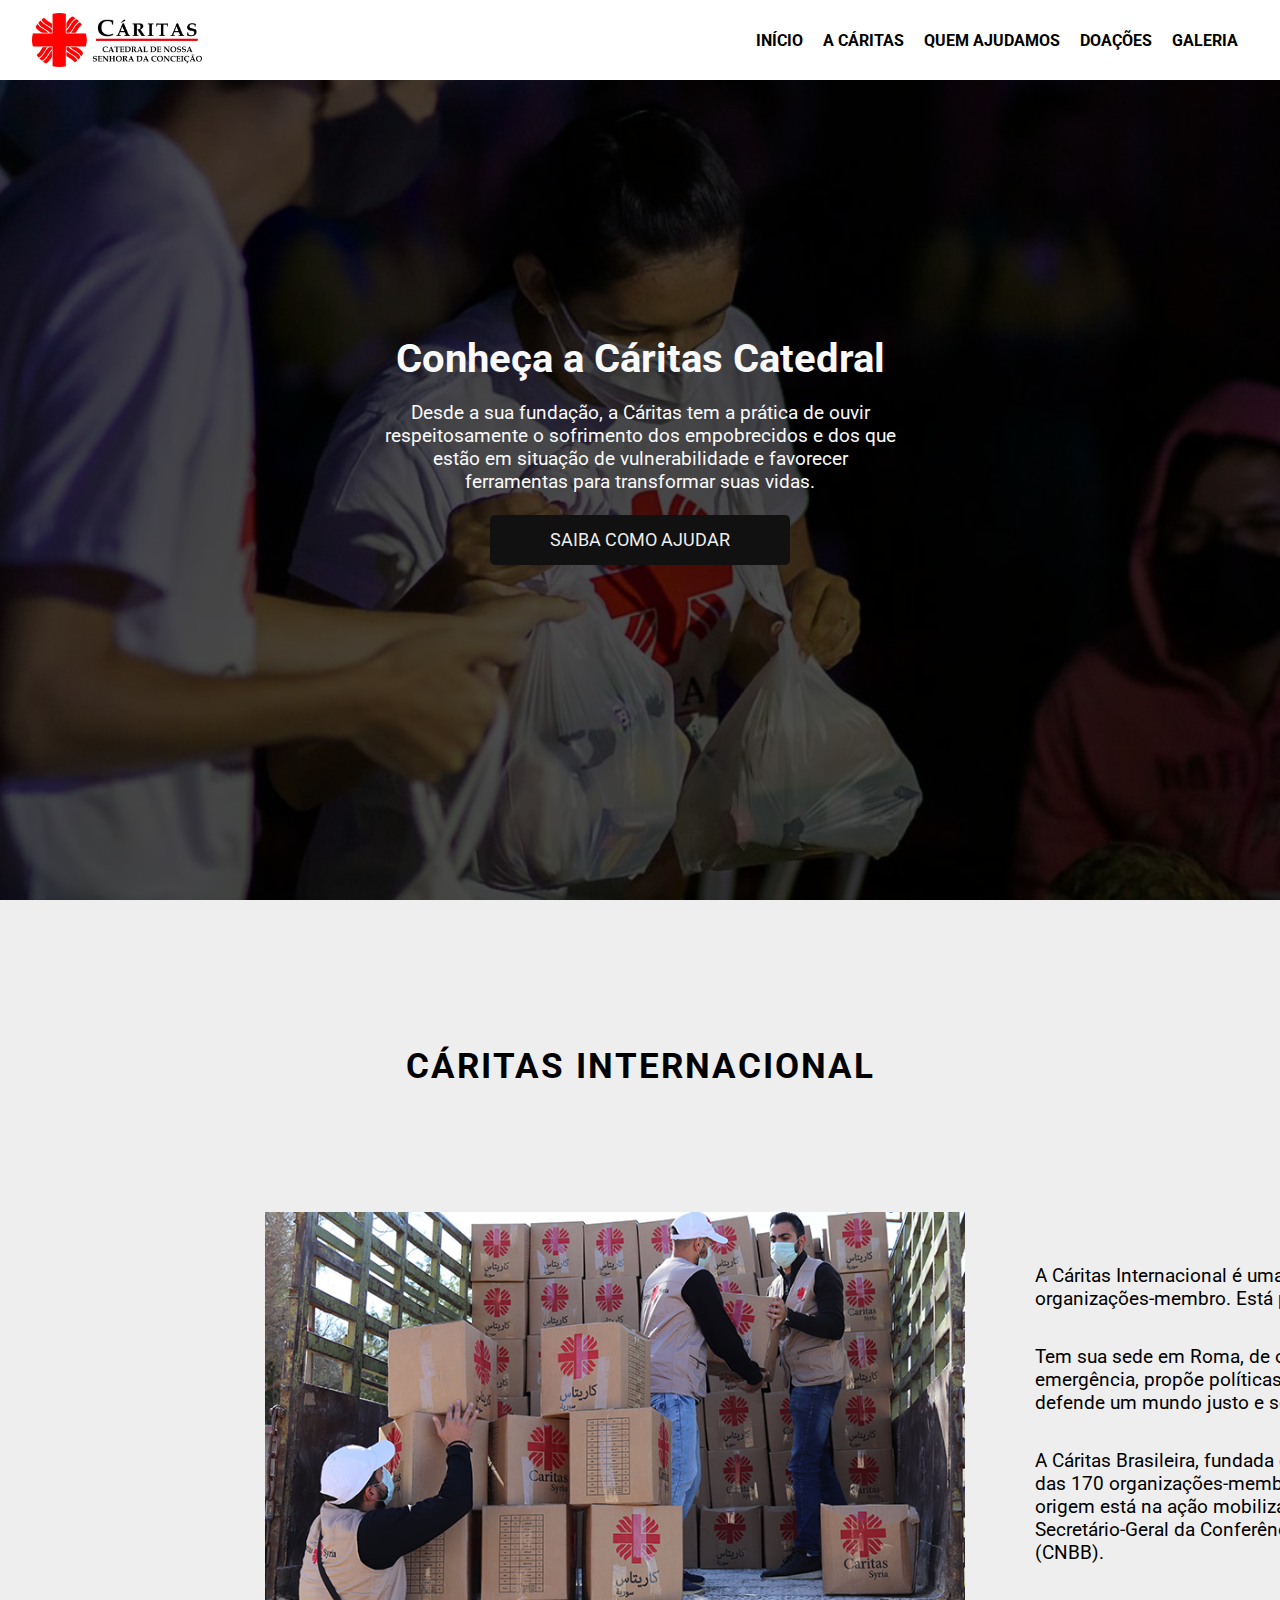
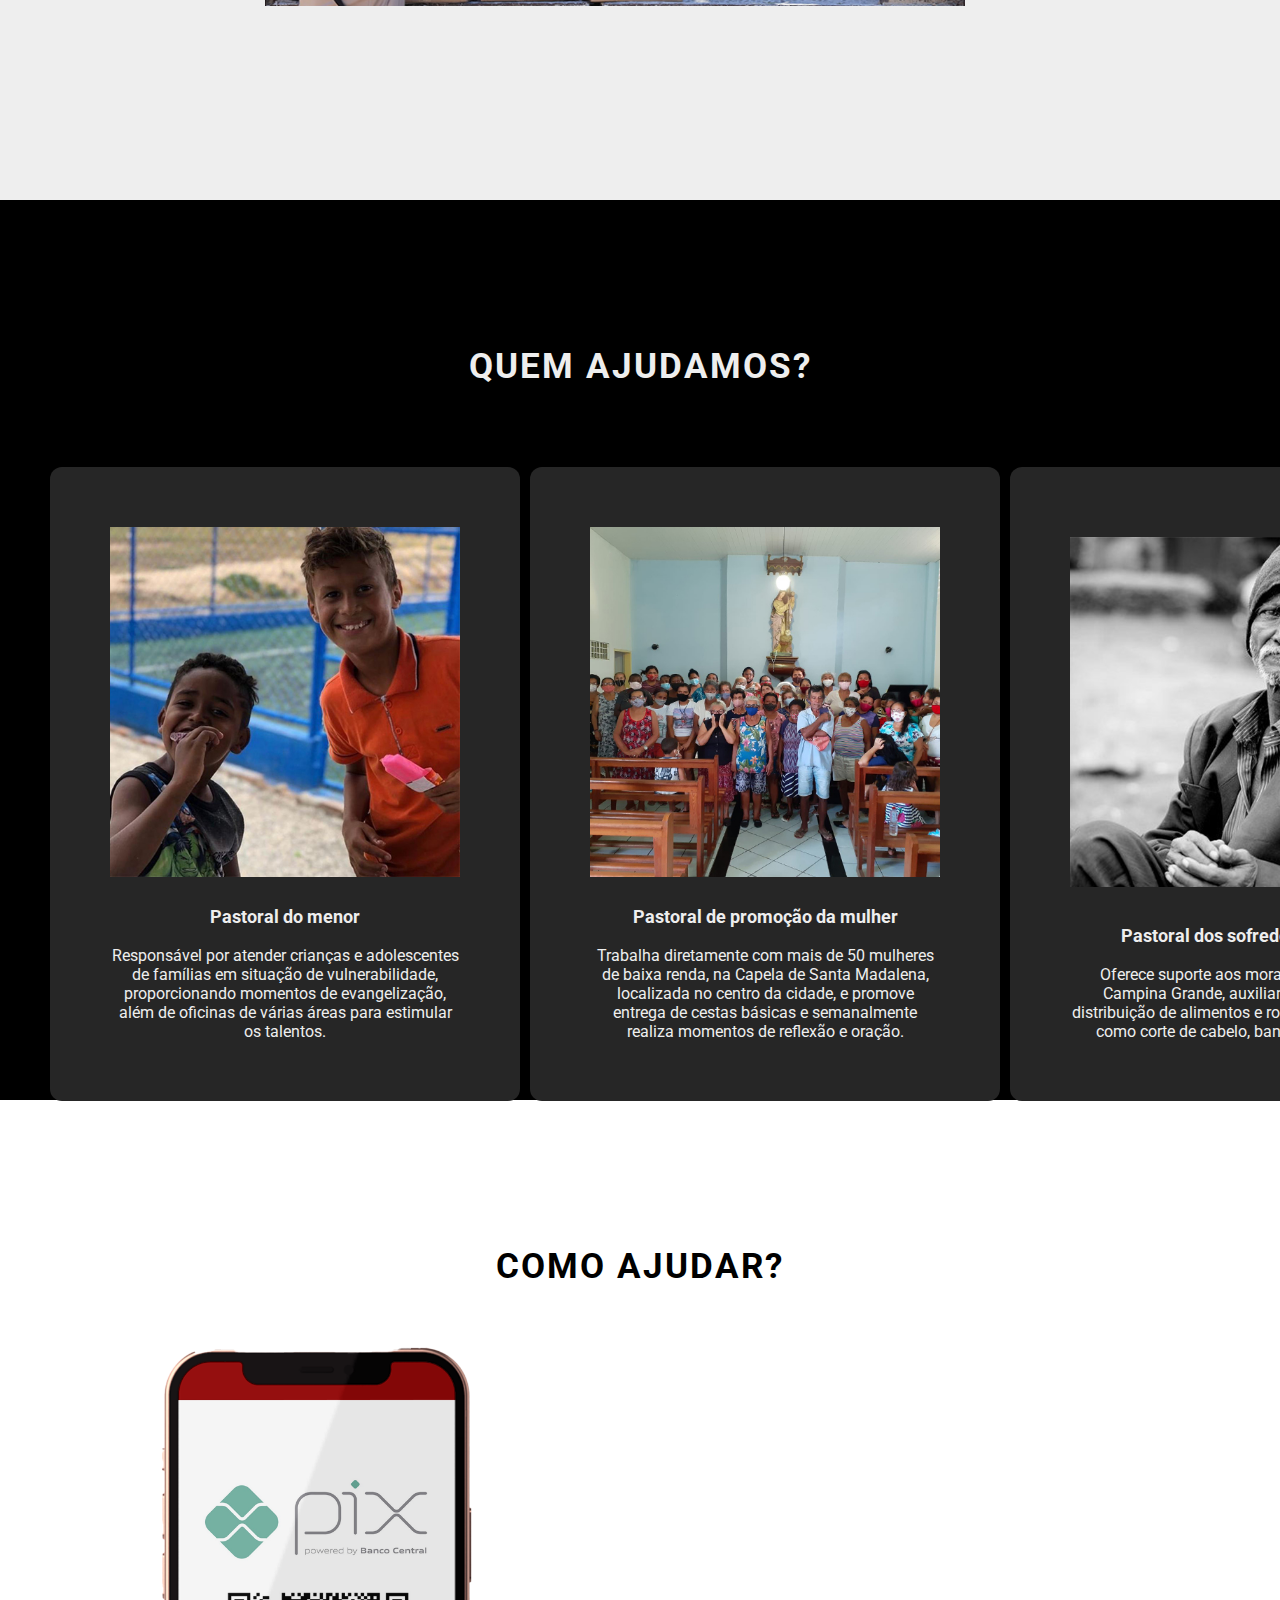
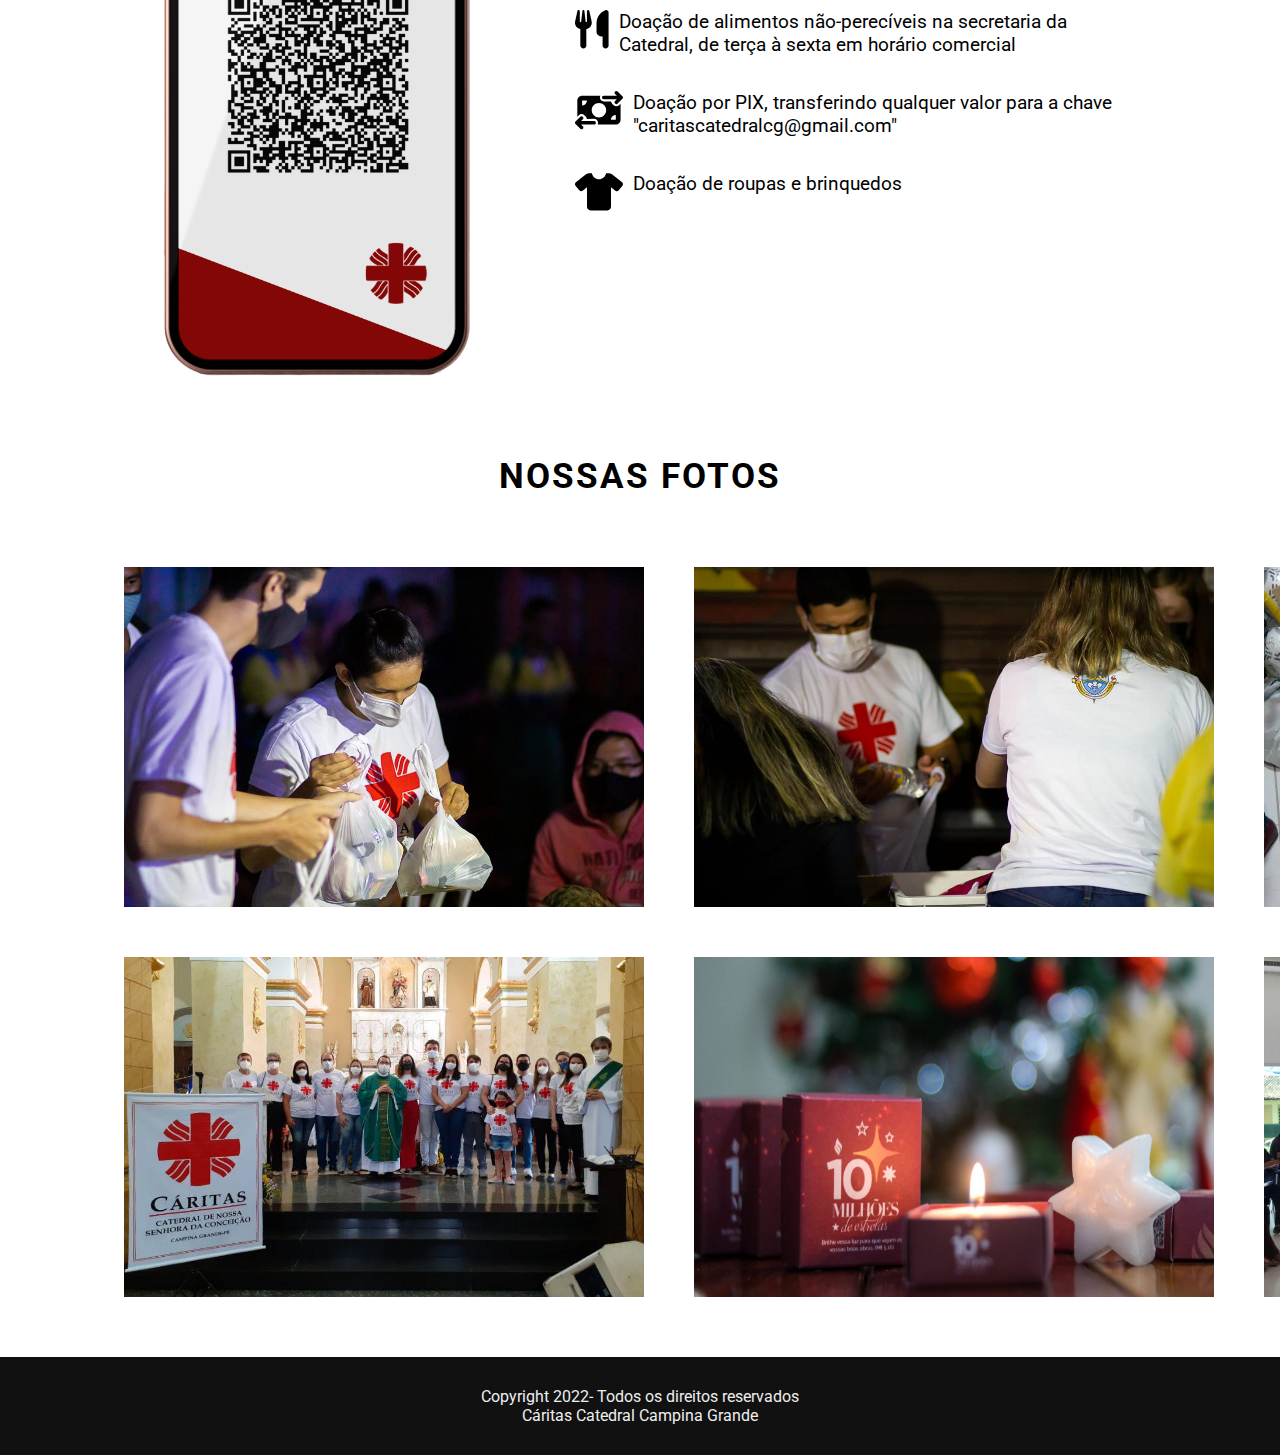
<file: index.html>
<!DOCTYPE html>
<html lang="pt-br">
<head>
    <meta charset="UTF-8">
    <meta http-equiv="X-UA-Compatible" content="IE=edge">
    <meta name="viewport" content="width=device-width, initial-scale=1.0">
    <link rel="apple-touch-icon" sizes="180x180" href="/imagem/favicon_io/apple-touch-icon.png">
    <link rel="icon" type="image/png" sizes="32x32" href="/imagem/favicon_io/favicon-32x32.png">
    <link rel="icon" type="image/png" sizes="16x16" href="/imagem/favicon_io/favicon-16x16.png">
    <link rel="manifest" href="/site.webmanifest">
    <link rel="stylesheet" href="/css/style.css">
    <link rel="stylesheet" media="screen and (max-width: 768px)" href="/css/mobile.css">
    <link rel="stylesheet" href="/fontes/">
    <title>Cáritas Catedral Campina Grande</title>
</head>
<body>
<!--Inicio menu horizontal-->
<nav id="navbar">
    <div id="navbar-container">
        <img src="/imagem/logocaritas.png" alt="" class="logo">
        
        <ul id="navbar-items">
            <li><a href="#showcase">Início</a></li>
            <li><a href="#clients">A cáritas</a></li>        
            <li><a href="#features">Quem ajudamos</a></li>
            <li><a href="#product">Doações</a></li>
            <li><a href="#galery">Galeria</a></li>
        </ul>
    </div>
</nav>    
<!--Fim do menu horizontal-->    

<!--Inicio banner-->
<header id="showcase">
    <div id="showcase-container">
        <h2>Conheça a Cáritas Catedral</h2>
        </br>  
        <p>Desde a sua fundação, a Cáritas tem a prática de ouvir respeitosamente o sofrimento dos empobrecidos e dos 
        que estão em situação de vulnerabilidade e favorecer ferramentas para transformar suas vidas.</p>
        <a href="#product" class="btn">Saiba como ajudar</a>
    </div>

</header>
<!--Fim banner-->
<!--Inicio sobre-->
<section id="clients">
</br>
</br>
</br>
</br>
</br>
<div class="headline">Cáritas internacional</div>
<div id="clients-container">
    <div id="product-container">
        <img src="/imagem/caritasinternacional.jpg" class="client" alt="">
        <div id="items">
            <div class="item">
            <p>A Cáritas Internacional é uma confederação com mais de 170 organizações-membro. Está presente nos cinco continentes.</p>
            </div>
            <div class="item">
            <p>Tem sua sede em Roma, de onde coordena operações de emergência, propõe políticas para corrigir as desigualdades e defende um mundo justo e solidário. </p>
            </div>
            <div class="item">
            <p>A Cáritas Brasileira, fundada em 12 de novembro de 1956, é uma das 170 organizações-membro da Cáritas Internacional. Sua origem está na ação mobilizadora de Dom Helder Camara, então Secretário-Geral da Conferência Nacional dos Bispos do Brasil (CNBB).</p>
            </div>
        </div>
</div>
</section>
<!--Fim sobre-->
<!--Inicio Features-->
<section id="features">
</br>
</br>
</br>
</br>
</br>
<div class="headline" style="color:#eee;">Quem ajudamos?</div>
<div id="features-container">
    <div class="feature">
        <img class="pastorais" src="/imagem/pastoralmenor.jpg" alt="">
        <span class="feature-title">Pastoral do menor</span>
        </br>
        <p>Responsável por atender crianças e adolescentes de famílias em situação de vulnerabilidade, proporcionando 
            momentos de evangelização, além de oficinas de várias áreas para estimular os talentos.
        </p>
    </div>
    <div class="feature">
        <img class="pastorais" src="/imagem/promocao.jpg" alt="">
        <span class="feature-title">Pastoral de promoção da mulher</span>
        </br>
        <p>Trabalha diretamente com mais de 50 mulheres de baixa renda, na Capela de Santa Madalena, localizada no centro da cidade, 
            e promove entrega de cestas básicas e semanalmente realiza momentos de reflexão e oração.
        </p>
    </div>
    <div class="feature">
        <img class="pastorais" src="/imagem/sofredores.jpg" alt="">
        <span class="feature-title">Pastoral dos sofredores de rua</span>
        </br>
        <p>Oferece suporte aos moradores de rua de Campina Grande, auxiliando também na distribuição de alimentos e roupas, 
        e em serviços como corte de cabelo, banho, entre outros.  </p>
    </div>


</div>

</section>



<!--Inicio Products sections-->
<section id="product">
    </br>
    </br>
    </br>
    </br>
    </br>
    <div class="headline">Como ajudar?</div>
    <div id="product-container">
        <img src="/imagem/mockup.png" alt="" class="iphone-x">
        <div id="items">
            <div class="item">
                <i class="fa-solid fa-utensils fa-2x"></i>
                <p>Doação de alimentos não-perecíveis na secretaria da Catedral, de terça à sexta em horário comercial</p>
            </div>
            <div class="item">
                <i class="fa-solid fa-money-bill-transfer fa-2x"></i>
                <p>Doação por PIX, transferindo qualquer valor para a chave "caritascatedralcg@gmail.com"</p>
            </div>
            <div class="item">
                <i class="fa-solid fa-shirt fa-2x"></i>
                <p>Doação de roupas e brinquedos</p>
            </div>
 
        </div>


    </div>

</section>
<!--Fim produtcts section-->

<!--Inicio Galery sections-->
<section id="galery">
</br>
</br>
</br>
</br>
</br>
    <div class="headline">Nossas Fotos</div>
    <div id="galery-container">
        <img src="/imagem/galeria1.jpeg" alt="" class="galery-img">
        <img src="/imagem/galeria2.jpeg" alt="" class="galery-img">
        <img src="/imagem/galeria3.jpeg" alt="" class="galery-img">
        <img src="/imagem/galeria4.jpeg" alt="" class="galery-img">
        <img src="/imagem/galeria5.jpeg" alt="" class="galery-img">
        <img src="/imagem/galeria6.jpeg" alt="" class="galery-img">
    </div>
</section>
<!--Fim Galery section-->

<!--Inicio do rodapé-->
<footer id="footer">
    <p>Copyright 2022- Todos os direitos reservados</p>
    <p>Cáritas Catedral Campina Grande</p>
</footer>
<!--fim do rodapé-->

<!--Script para fonte online-->
<script src="/fontawesome-free/js/all.min.js"></script>

</body>
</html>
</file>
<file: css/style.css>
@import url('https://fonts.googleapis.com/css2?family=Nunito:ital,wght@0,200;0,300;0,400;1,200;1,300;1,400&family=Roboto:ital,wght@0,100;0,300;0,400;0,500;0,700;0,900;1,100;1,300;1,400;1,500;1,700;1,900&display=swap');

*{
    padding: 0;
    margin: 0%;
    box-sizing: border-box;
}

body{
    font-family: 'Roboto', sans-serif;
}

.btn{
    display: inline-block;
    padding: 15px 60px;
    margin-top: 15px;
    font-size: 1.1rem;
    text-transform: uppercase;
    background-color: #111;
    color: #eee;
    text-decoration: none;
    border-radius: 5px;
    transition: "background 500ms ease";
}

.btn:hover{
    cursor: pointer;
    background-color: #000;
}

.headline{
    font-size: 2.2rem;
    text-transform: uppercase;
    font-weight: bold;
    text-align: center;
    padding-bottom: 60px;
    letter-spacing: 2px;
}

/*Navbar*/
#navbar{
    width: 100%;
    background-color: rgb(255, 255, 255);
    color: #000;
    height: 80px;
    position: fixed;

}

#navbar-container{
    width: 95%;
    height: 100%;
    margin: auto;
    display: flex;
    justify-content: space-between;
    align-items: center;
}

.logo{
    width: 170px;
}

#navbar-items{
    display: flex;
    list-style: none;
    text-transform: uppercase;
}

#navbar-items li{
    padding: 10px;
}

#navbar-items li a{
    color: #000;
    font-weight: bold;
    text-decoration: none;

}


#showcase{
    height: 100vh;
    display: flex;
    justify-content: center;
    align-items: center;
    color: rgb(250, 249, 249);
    background: url(/imagem/galeria1.jpeg) no-repeat center center/cover;

    /*Overlay*/
    background-color: rgba(0, 0, 0, 0.7);
    background-blend-mode: color;
}

#showcase-container{
    text-align: center;
    width: 40%;
}

#showcase-container h2{
    font-size: 2.5rem;
}

#showcase-container p{
    font-size: 1.2rem;
    padding-bottom: 7px;
}

/*Clientes*/

#clients{
    width: 100%;
    height: 100vh;
    background-color: #eee;
    color: rgb(0, 0, 0);
    padding: 50px;
 
}

#clients-container{
    display: grid;
    margin-top: 50px;
    grid-template-columns: repeat(4,1fr);
    justify-items: center;
    padding: 15px;
}

.client{
   padding-left: 200px;
   width: 900px;
}

/*About*/

#features{
    width: 100%;
    height: 60%;
    background: rgb(0, 0, 0);
    color: #eee;
    padding: 50px;
    height: 100vh;
}

#features-container{
    width: 100%;
    margin: 20px auto;
    display: grid;
    grid-template-columns: repeat(3,1fr);
    column-gap: 10px;
}

.feature{
    display: flex;
    flex-direction: column;
    background: rgb(38, 38, 38);
    padding: 60px;
    border-radius: 12px;
    text-align: center;
  
}


.feature-title{
    font-size: 1.1rem;
    font-weight: bold;
    padding-top: 30px;
}

.pastorais{
    width: 350px;
    margin: auto;
}

/*Produtos*/
#product{
    width: 100%;
    height: 90vh;
    padding: 50px;
}

#product-container{
    display: flex;
    justify-content: center;
    align-items: center;
}

.product{
    display: inline-block;
    width: 30%;
}

.iphone-x{
    width: 400px;
    padding: 0px 40px;
    margin-bottom: 80px;
}

#items{
    width: 650px;
    margin-top: 10px;
}

#items .item{
    display: flex;
    padding: 10px;
    margin: 15px 0;
    margin-left: 50px;
    font-size: 1.2rem;
}

.item p{
    margin:0 10px;
}


#galery{
    width: 90%;
    margin: auto;
    padding: 50px;
}

#galery-container{
    display: grid;
    grid-template-columns: repeat(3,1fr);
    gap: 30px;
    justify-items: center;
}

.galery-img{
    display: inline-block;
    padding: 10px;
    width: 540px;
    height: 360px;

}

footer{
    background: #111;
    color: #eee;
    padding: 30px;
    text-align: center;
}
</file>
<file: css/mobile.css>
#navbar{
        height: 180px;
        position:relative;
    }

    #navbar-container{
        flex-direction: column;
        padding: 20px 0;
    }

    #navbar-items{
        flex-direction: column;
        text-align: center;
        width: 100%;
    }

    /*Esse próximo comando aplica efeito apenas na linha 2 conforme está entre parenteses*/
#navbar-items li:nth-child(2){
    border-top: 1px solid #333;
    border-bottom: 1px solid #333;
}

/*showcase*/
#showcase{
    padding: 40px;
}

/*clients*/
#clients-container{
    grid-template-columns: repeat(2,1fr);
}

.client{
    width: 30%;
    padding: 20px 0;
}

/*Features*/
#features-container{
    grid-template-columns: 1fr;
}

#features-container .feature:nth-child(2){
    margin: 15px 0;
}

#product-container{
    flex-direction: column;
}

#items{
    width: 90%;
}

.item{
    margin: 0 10px;
    flex-direction: column;
    align-items: center;
    text-align: center;
}

/*Testemunials*/
.testemunials{
    flex-direction: column;
    text-align: center;
}

#galery-container{
    grid-template-columns: 1fr;
}

.galery-imagem{
    width: 70%;
   
}
</file>
